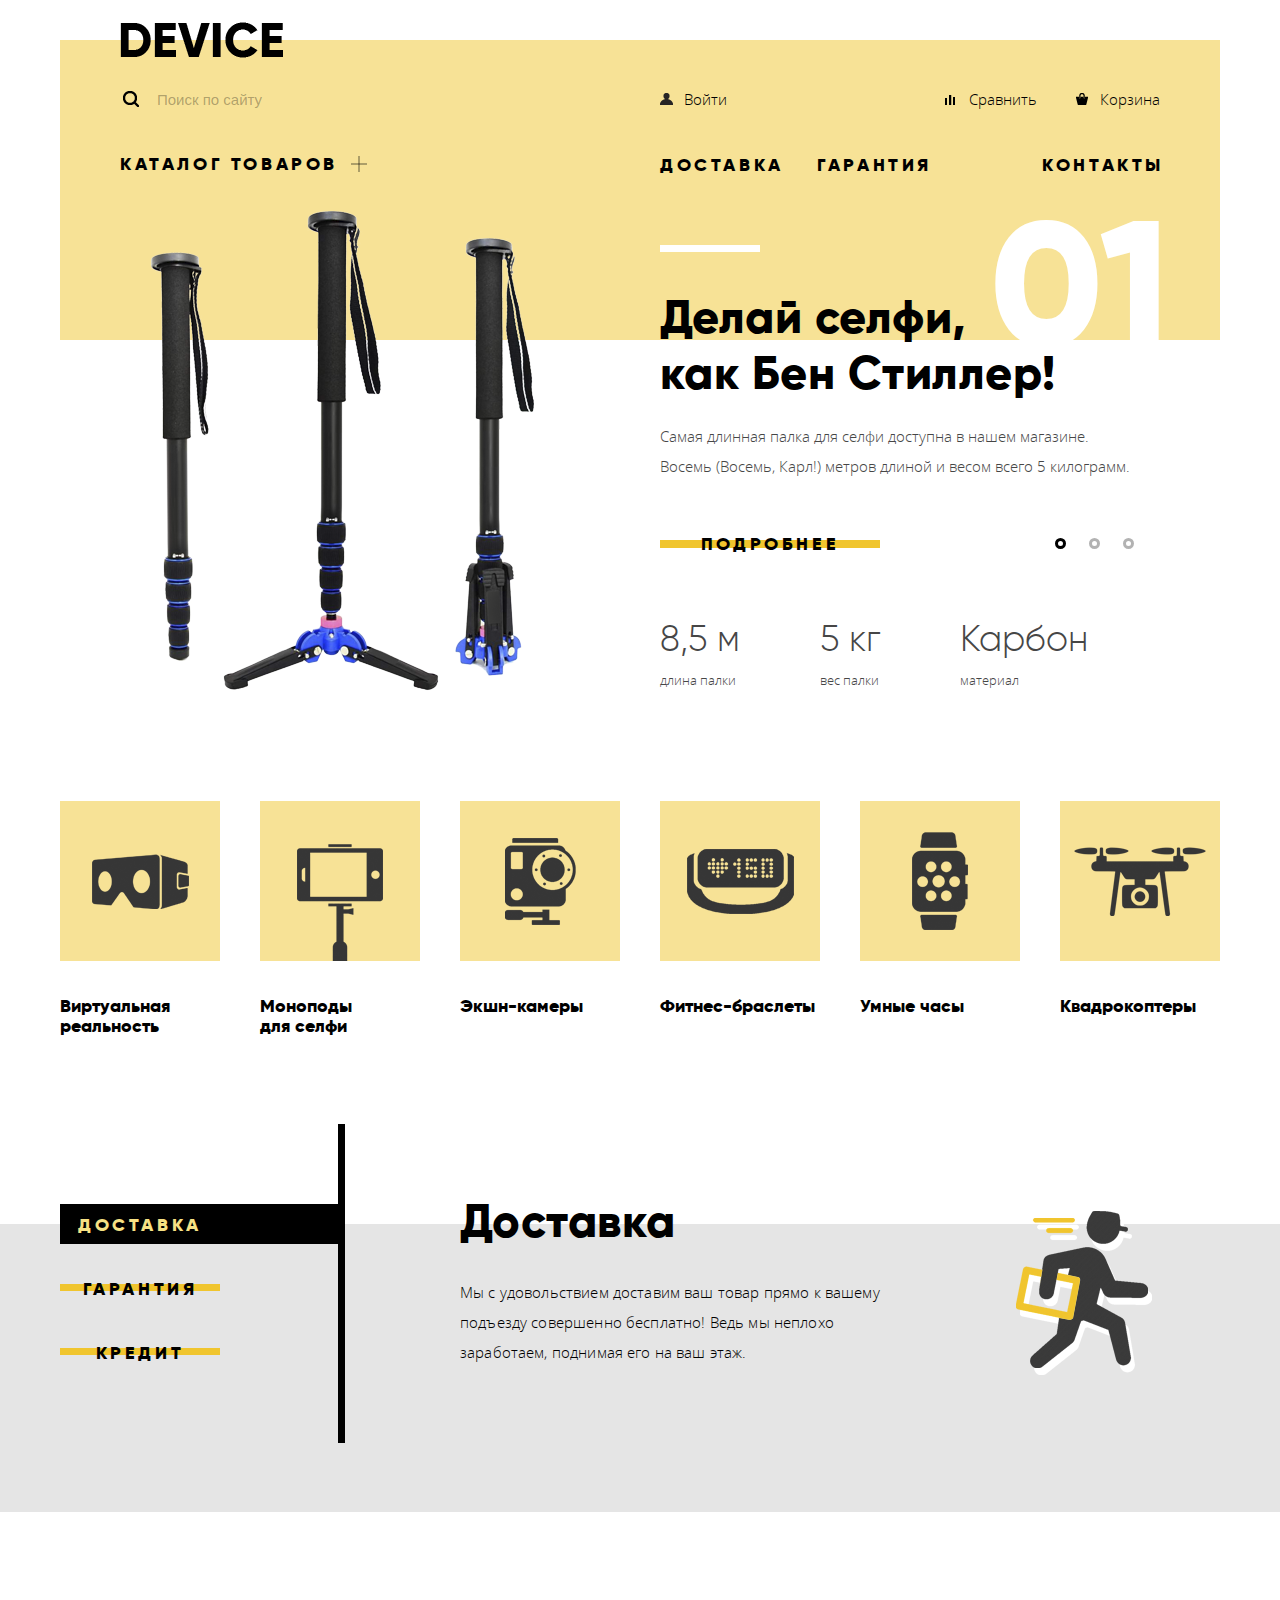
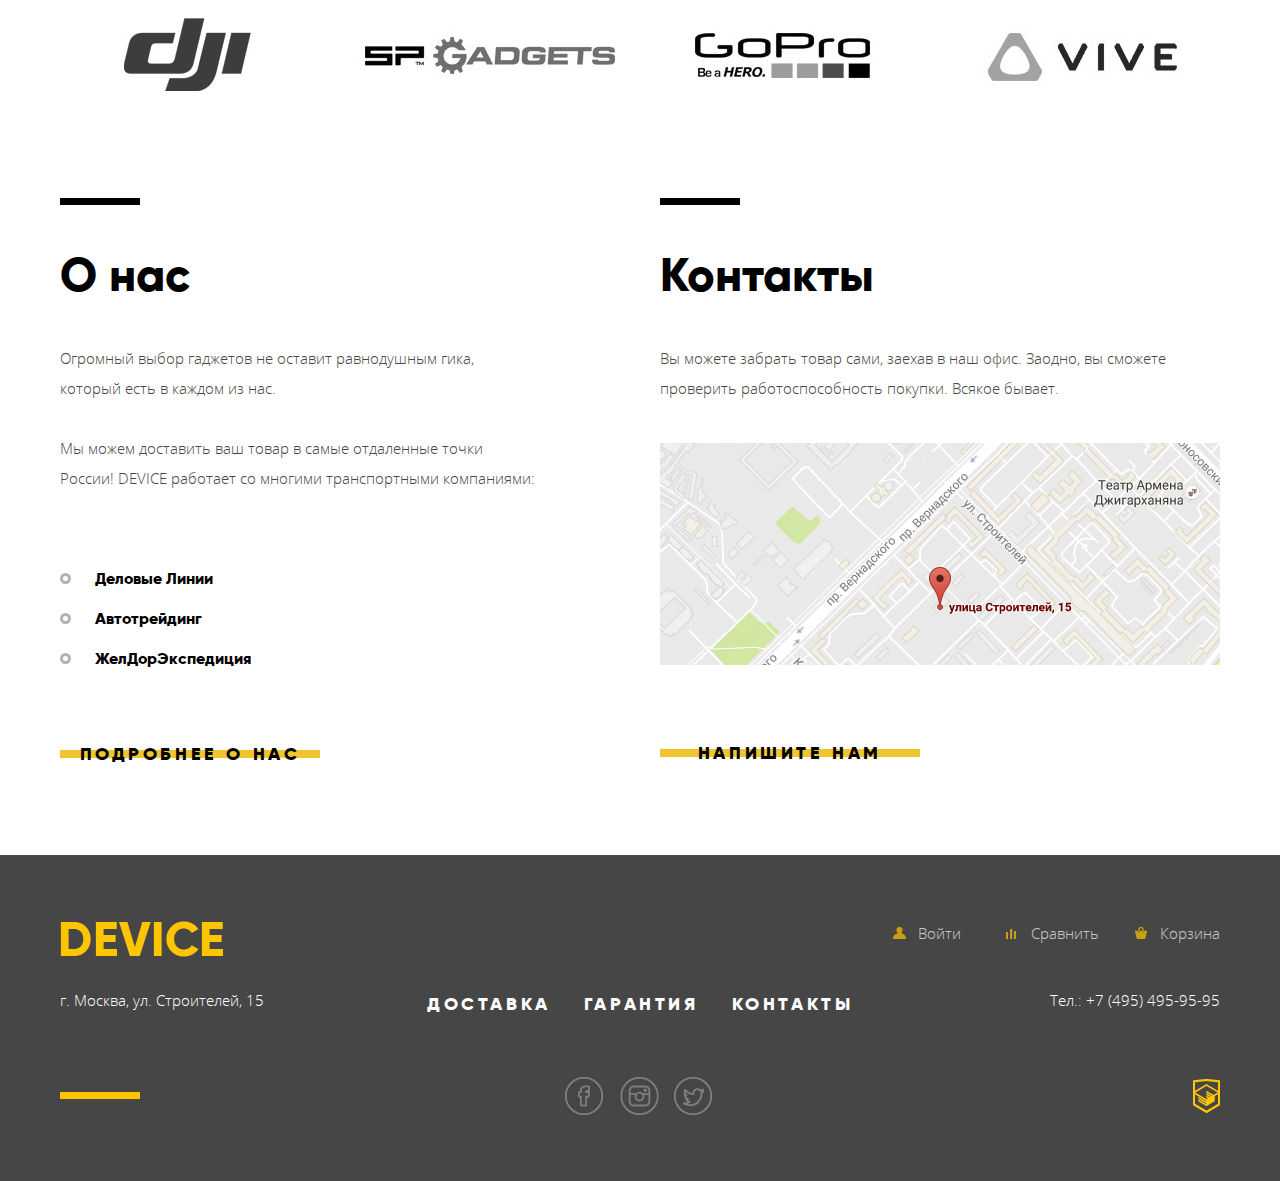
<file: index.html>
<!DOCTYPE html>
<html lang="ru">
<head>
	<meta charset="utf-8">
	<link rel="stylesheet" href="css/normalize.css">
	<link rel="stylesheet" href="css/style.min.css">
	<title>HTML Academy: Девайс</title>
</head>
<body>
	<div class="wrapper">
		<header class="header">
			<div class="header-wrapper">
				<div class="header-logo"><img src="img/device-logo.png" width="163" height="36" alt="Device"></div>
				<nav>
					<div class="top-section clearfix">
						<div class="header-input">
							<div class="main-search-wrapper clearfix">
								<form class="clearfix" action="https://echo.htmlacademy.ru" method="get">
									<input class="main-search" type="search" name="search" placeholder="Поиск по сайту">
									<input class="button-find" type="submit" name="submit" value="Найти">
								</form>
							</div>
							<a class="catalog" href="catalog.html">Каталог товаров</a>
						</div>
						<div class="header-cart">
							<div class="enter">
								<div class="user-box">
									<a href="#">Войти</a>
								</div>
								<div class="cart-box">
									<a href="#">Сравнить</a>
									<a href="#">Корзина</a>
								</div>
							</div>
							<div class="contacts">
								<div class="contacts-left">
									<a href="#">Доставка</a>
									<a href="#">Гарантия</a>
								</div>	
								<div class="contacts-right">
									<a href="#">Контакты</a>
								</div>
							</div>
						</div>
					</div>
				</nav>
			</div>
			<div class="bottom-section hidden clearfix">
				<ul>
					<li><a href="#">Виртуальная реальность</a></li>
					<li><a href="#">Моноподы для селфи</a></li>
					<li><a href="#">Экшн-камеры</a></li>
				</ul>
				<ul>
					<li><a href="#">Фитнес-браслеты</a></li>
					<li><a href="#">Умные часы</a></li>
				</ul>
				<ul>
					<li><a href="#">Квадрокоптеры</a></li>
				</ul>
			</div>
		</header>
		<section class="slider">
			<input type="radio" id="btn-1" name="toggle1" checked>
			<input type="radio" id="btn-2" name="toggle1">
			<input type="radio" id="btn-3" name="toggle1">
			<div class="slide" id="slide1">
				<div class="slider-img">
					<img src="img/slider-image.png" width="560" height="483" alt="Самая длинная палка для селфи">
				</div>
				<div class="slider-description">
					<span class="slider-number">01</span>
					<h2>Делай селфи,<br> как Бен Стиллер!</h2>
					<p>Самая длинная палка для селфи доступна в нашем магазине.<br>
						Восемь (Восемь, Карл!) метров длиной и весом всего 5 килограмм.
					</p>
					<div class="link-more link-more-slider"><a href="#">подробнее</a></div>
					<ul class="features">
						<li><b>8,5 м</b><p>длина палки</p></li>
						<li><b>5 кг</b><p>вес палки</p></li>
						<li><b>Карбон</b><p>материал</p></li>
					</ul>
				</div>
			</div>
			<div class="slide" id="slide2">
				<div class="slider-img">
					<img src="img/slider-image-2.png" width="560" height="496" alt="Браслет для похудения">
				</div>
				<div class="slider-description">
					<span class="slider-number">02</span>
					<h2>Худеем<br> правильно!</h2>
					<p>Мотивирующие фитнес-браслеты помогут найти в себе силы<br> не пропускать занятия и соблюдать диету.
					</p>
					<div class="link-more link-more-slider"><a href="#">подробнее</a></div>
					<ul class="features">
						<li><b>48 часов</b><p>Без подзарядки</p></li>
					</ul>
				</div>
			</div>
			<div class="slide" id="slide3">
				<div class="slider-img">
					<img src="img/slider-image-3.png" width="599" height="388" alt="Квадракоптер">
				</div>
				<div class="slider-description">
					<span class="slider-number">03</span>
					<h2>Порхает как бабочка,<br> жалит как пчела!</h2>
					<p>Этот обычный, на первый взгляд, квадрокоптер оснащен<br> мощным лазером, замаскированным под стандартную камеру.</p>
					<div class="link-more link-more-slider"><a href="#">подробнее</a></div>
					<ul class="features">
						<li><b>800 м</b><p>Дальность полета</p></li>
						<li><b>50 м</b><p>Радиус поражения</p></li>
					</ul>
				</div>
			</div>
			<div class="slider-controls">
				<label class="active-slider-control" for="btn-1"></label>
				<label for="btn-2"></label>
				<label for="btn-3"></label>
			</div>
		</section>
		<section class="popular">
			<ul class="popular-list">
				<li>
					<a class="popular-item" href="#">
						<div class="popular-link">
							<img src="img/popular1.png" width="97" height="55"  alt="Виртуальная реальность">
						</div>
						<p>Виртуальная<br>реальность</p>
					</a>
				</li>
				<li>
					<a class="popular-item" href="#">
						<div class="popular-link">
							<img src="img/popular2.png" width="86" height="117" alt="Моноподы для селфи">
						</div>
						<p>Моноподы</p> <p>для селфи</p>
					</a>
				</li>
				<li>
					<a class="popular-item" href="#">
						<div class="popular-link">
							<img src="img/popular3.png" width="71" height="87" alt="Экшн-камеры">
						</div>
						<p>Экшн-камеры</p>
					</a>
				</li>
				<li>
					<a class="popular-item" href="#">
						<div class="popular-link">
							<img src="img/popular4.png" width="107" height="65" alt="Фитнес-браслеты">
						</div>
						<p>Фитнес-браслеты</p>
					</a>
				</li>
				<li>
					<a class="popular-item" href="#">
						<div class="popular-link">
							<img src="img/popular5.png" width="56" height="98" alt="Умные часы">
						</div>
						<p>Умные часы</p>
					</a>
				</li>
				<li>
					<a class="popular-item" href="#">
						<div class="popular-link">
							<img src="img/popular6.png" width="132" height="69" alt="Квадрокоптеры">
						</div>
						<p>Квадрокоптеры</p>
					</a>
				</li>
			</ul>
		</section>
	</div>
	<section class="services-slider">
		<div class="services-background-box">
			<div class="services-wrapper clearfix">
				<input type="radio" id="btn-4" name="toggle" checked>
				<input type="radio" id="btn-5" name="toggle">
				<input type="radio" id="btn-6" name="toggle">
				<div class="services-list">
					<div><label class="services-link active-services-link" for="btn-4"><span>Доставка</span></label></div>
					<div><label class="services-link" for="btn-5"><span>Гарантия</span></label></div>
					<div><label class="services-link" for="btn-6"><span>Кредит</span></label></div>
				</div>
				<div class="services delivery-slide" id="delivery-slide1">
					<h2>Доставка</h2>
					<p>Мы с удовольствием доставим ваш товар прямо к вашему подъезду совершенно бесплатно! Ведь мы неплохо заработаем, поднимая его на ваш этаж.</p>	
				</div>
				<div class="services warranty-slide hidden" id="delivery-slide2">
					<h2>Гарантия</h2>
					<p>Если из-за возгарания купленного у нас товара у вас сгорит<br> дом — не переживайте, мы выдадим вам новый.<br> Товар, не дом, конечно же.</p>
				</div>
				<div class="services credit-slide hidden" id="delivery-slide3">
					<h2>Кредит</h2>
					<p>Залезть в долговую яму стало проще! Кредитные<br> консультанты подберут для вас наиболее выгодные<br> условия кредита. Выгодные для нашего банка, разумеется.</p>	
				</div>
			</div>
		</div>
	</section>
	<div class="wrapper">
		<ul class="brands-list clearfix">
			<li><a class="client-1" href="#"></a></li>
			<li><a class="client-2" href="#"></a></li>
			<li><a class="client-3" href="#"></a></li>
			<li><a class="client-4" href="#"></a></li>
		</ul>
		<section class="about clearfix">
			<div class="about-us">
				<h2>О нас</h2>
				<p>Огромный выбор гаджетов не оставит равнодушным гика, который есть в каждом из нас.</p>
				<p>Мы можем доставить ваш товар в самые отдаленные точки России! DEVICE работает со многими транспортными компаниями:</p>
				<ul class="about-list">
					<li>Деловые Линии</li>
					<li>Автотрейдинг</li>
					<li>ЖелДорЭкспедиция</li>
				</ul>
				<div class="link-more about-us-more"><a href="#">Подробнее о нас</a></div>
			</div>
			<div class="about-us">
				<h2>Контакты</h2>
				<p>Вы можете забрать товар сами, заехав в наш офис. Заодно, вы сможете проверить работоспособность покупки. Всякое бывает.</p>
				<a class="js-open-map" href="form.html"><img src="img/map.jpg" width="560" height="222" alt="Карта"></a>
				<div class="link-more about-us-more"><a class="js-open-write-us" href="form.html">Напишите нам</a></div>
			</div>
		</section>
	</div>
	<footer class="footer">
		<div class="footer-wrapper clearfix">
			<div class="footer-logo">
				<div class="footer-logo-img">
					<a><img src="img/device-logo-yellow.png" width="163" height="36" alt="Device"></a>
				</div>
				<p>г. Москва, ул. Строителей, 15</p>
			</div>
			<div class="footer-center">
				<ul class="footer-menu">
					<li><a href="#">Доставка</a></li>
					<li><a href="#">Гарантия</a></li>
					<li><a href="#">Контакты</a></li>
				</ul>
				<ul class="footer-social">
					<li><a href="https://facebook.com/htmlacademy"><img src="img/facebook.png" width="39" height="38" alt="facebook"></a></li>
					<li><a href="https://instagram.com/htmlacademy"><img src="img/insta.png" width="39" height="38" alt="instagram"></a></li>
					<li><a href="https://twitter.com/htmlacademy"><img src="img/twitter.png" width="38" height="38" alt="twitter"></a></li>
				</ul>
			</div>
			<div class="footer-phone">
				<ul class="clearfix">
					<li><a class="footer-enter-link" href="#">Войти</a></li>
					<li><a class="footer-compare-link" href="#">Сравнить</a></li>
					<li><a class="footer-cart-link" href="#">Корзина</a></li>
				</ul>
				<p>Тел.: +7 (495) 495-95-95</p>
				<a href="https://htmlacademy.ru/intensive/htmlcss"><img src="img/logo.png" width="27" height="34" alt="HTML Academy"></a>
			</div>
		</div>
	</footer>
	<div class="write-us">
		<form action="https://echo.htmlacademy.ru" method="get">
			<button class="modal-content-close" type="button" title="Закрыть">Закрыть</button>
			<div class="form-box">
				<div class="form-data-box">
					<label for="your-name">Ваше имя:</label>
					<input type="text" name="name" id="your-name" placeholder="Представьтесь, пожалуйста">
				</div>
				<div class="form-data-box">
					<label for="your-email">Ваш e-mail:</label>
					<input type="text" name="email" id="your-email" placeholder="Для отправки ответа">
				</div>
			</div>
			<label for="your-text">Текст письма:</label>
			<textarea name="text" placeholder="В свободной форме" id="your-text"></textarea>
			<div class="show-button-form"><input type="submit" name="submit" value="Отправить"></div>
		</form>
	</div>
	<div class="modal-content-map">
		<button class="modal-content-close modal-close-map" type="button" title="Закрыть">Закрыть</button>
		<iframe src="https://www.google.com/maps/embed?pb=!1m18!1m12!1m3!1d1998.6037999040354!2d30.322010416394033!3d59.938716271971415!2m3!1f0!2f0!3f0!3m2!1i1024!2i768!4f13.1!3m3!1m2!1s0x4696310fca5ba729%3A0xea9c53d4493c879f!2sBolshaya+Konyushennaya+ul.%2C+19%2C+Sankt-Peterburg%2C+Russia%2C+191186!5e0!3m2!1sen!2s!4v1441888483426" width="960" height="550"  class="border0" style="border:0" allowfullscreen></iframe>
		<div id="yandex-map"></div>
	</div>
	<script src="js/common.min.js"></script>
</body>
</html>
</file>
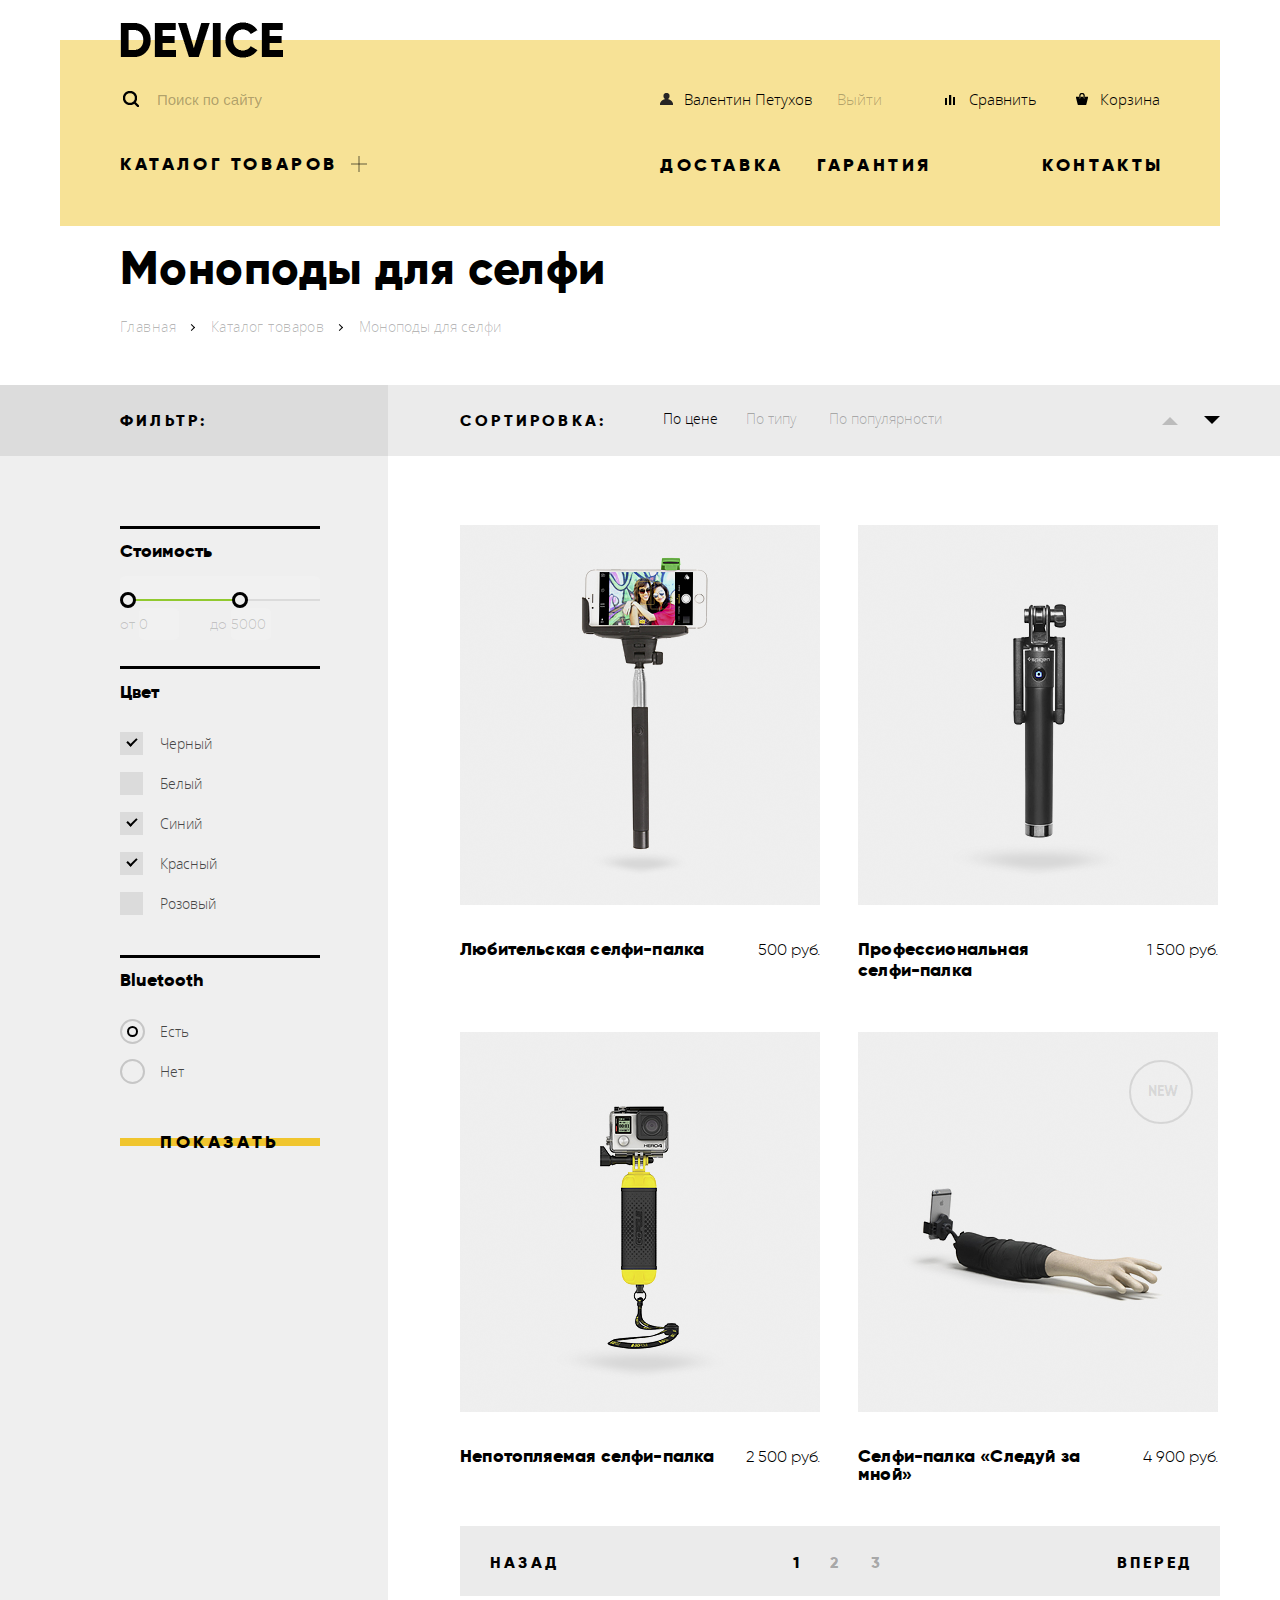
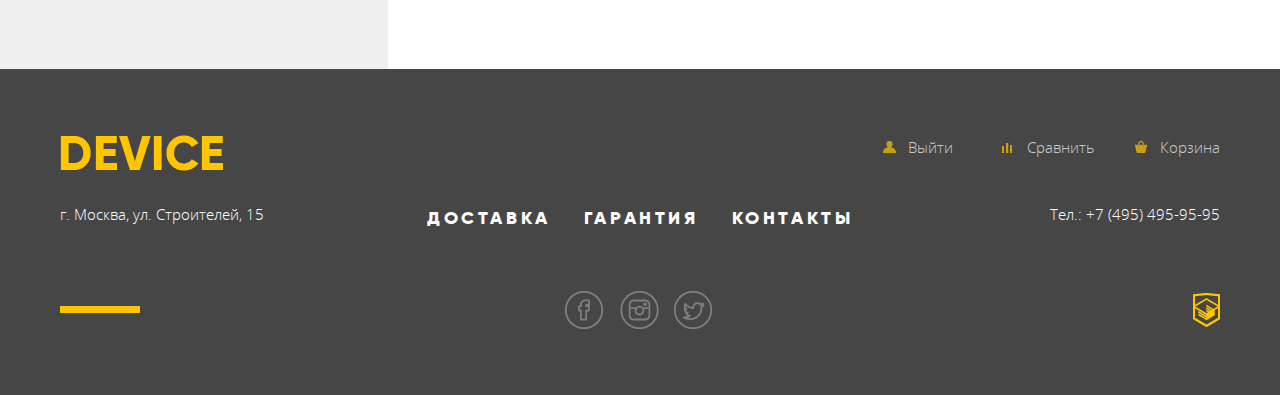
<file: catalog.html>
<!DOCTYPE html>
<html lang="ru">
<head>
	<meta charset="utf-8">
	<link rel="stylesheet" href="css/normalize.css">
	<link rel="stylesheet" href="css/style.min.css">
	<title>HTML Academy: Девайс</title>
</head>
<body>
	<div class="wrapper">
		<header class="header header-catalog">
			<div class="header-wrapper">
				<div class="header-logo"><a href="index.html"><img src="img/device-logo.png" width="163" height="36" alt="Device"></a></div>
				<nav>
					<div class="top-section clearfix">
						<div class="header-input">
							<div class="main-search-wrapper clearfix">
								<form class="clearfix" action="https://echo.htmlacademy.ru" method="get">
									<input class="main-search" type="search" name="search" placeholder="Поиск по сайту">
									<input class="button-find" type="submit" name="submit" value="Найти">
								</form>
							</div>
							<a class="catalog" href="catalog.html">Каталог товаров</a>
						</div>
						<div class="header-cart">
							<div class="enter">
								<div class="user-box">
									<a href="#">Валентин Петухов</a>
									<a class="out" href="#">Выйти</a>
								</div>
								<div class="cart-box">
									<a href="#">Сравнить</a>
									<a href="#">Корзина</a>
								</div>
							</div>
							<div class="contacts">
								<div class="contacts-left">
									<a href="#">Доставка</a>
									<a href="#">Гарантия</a>
								</div>	
								<div class="contacts-right">
									<a href="#">Контакты</a>
								</div>
							</div>
						</div>
					</div>
				</nav>
			</div>
			<div class="bottom-section hidden clearfix">
				<ul>
					<li><a href="#">Виртуальная реальность</a></li>
					<li><a href="#">Моноподы для селфи</a></li>
					<li><a href="#">Экшн-камеры</a></li>
				</ul>
				<ul>
					<li><a href="#">Фитнес-браслеты</a></li>
					<li><a href="#">Умные часы</a></li>
				</ul>
				<ul>
					<li><a href="#">Квадрокоптеры</a></li>
				</ul>
			</div>
		</header>
	</div>
	<main>
		<div class="wrapper">
			<div class="main-head">
				<h1 class="h1">Моноподы для селфи</h1>
				<ul class="breadcrumbs clearfix">
					<li><a href="#">Главная</a></li>
					<li><a href="#">Каталог товаров</a></li>
					<li>Моноподы для селфи</li>
				</ul>
			</div>
		</div>
		<div class="main-container">
			<div class="wrapper">
				<div class="container">
					<aside class="aside">
						<div class="filter"><b>Фильтр:</b></div>
						<form class="filter-form" action="https://echo.htmlacademy.ru" method="get">
							<div class="cost-filter">
								<fieldset> 
									<legend>Стоимость</legend>
									<div class="range-controls">
										<div class="scale">
											<div class="bar"></div>
										</div>
										<div class="toggle toggle-min" tabindex="0"></div>
										<div class="toggle toggle-max" tabindex="0"></div>
									</div>
									<div class="price-controls">
										<label class="min-price">от <input name="min-price" type="text" value="0"></label>
										<label class="max-price">до <input name="max-price" type="text" value="5000"></label>
									</div>
								</fieldset>
							</div> 
							<fieldset>
								<legend>Цвет</legend>
								<ul>
									<li><input class="input-color-filter" type="checkbox" name="black" value="val1" id="check1" checked><label for="check1">Черный</label></li>
									<li><input class="input-color-filter" type="checkbox" name="white" value="val2" id="check2"><label for="check2">Белый</label></li>
									<li><input class="input-color-filter" type="checkbox" name="blue" value="val3" id="check3" checked><label for="check3">Синий</label></li>
									<li><input class="input-color-filter" type="checkbox" name="red" value="val4" id="check4" checked><label for="check4">Красный</label></li>
									<li><input class="input-color-filter" type="checkbox" name="pink" value="val5" id="check5"><label for="check5">Розовый</label></li>
								</ul>
							</fieldset>
							<fieldset>
								<legend>Bluetooth</legend>
								<ul>
									<li><input class="input-bluetooth-selection" type="radio" name="bluetooth" id="yes" checked><label for="yes">Есть</label></li>
									<li><input class="input-bluetooth-selection" type="radio" name="bluetooth" id="no"><label for="no">Нет</label></li>
								</ul>
							</fieldset>
							<div class="show-button-form"><input type="submit" name="result" value="Показать"></div>
						</form>
					</aside>
					<div class="goods">
						<div class="goods-sort clearfix">
							<div class="sort"><b>Сортировка:</b></div>
							<ul class="sort-options">
								<li class="sort-active-link"><a href="#">По цене</a></li>
								<li><a href="#">По типу</a></li>
								<li><a href="#">По популярности</a></li>
							</ul>
							<div class="sort-icons">
								<a href="#"></a>
								<a class="active" href="#"></a>
							</div>
						</div>
						<div class="goods-wrapper clearfix">
							<div class="good-item">
								<div class="good-img">
									<img src="img/item-img1.png" width="360" height="380" alt="Любительская селфи-палка">
									<div class="link-more link-to-cart"><a href="#">В корзину</a></div>
									<a class="add-to-compare" href="#">Добавить к сравнению</a>
								</div>
								<div class="good-description clearfix">
									<span>500 руб.</span>
									<div>
										<h2><a href="#">Любительская селфи-палка</a></h2>
									</div>
								</div>
							</div>
							<div class="good-item">
								<div class="good-img">
									<img src="img/item-img2.png" width="360" height="380" alt="Профессиональная селфи-палка">
									<div class="link-more link-to-cart"><a href="#">В корзину</a></div>
									<a class="add-to-compare" href="#">Добавить к сравнению</a>
								</div>
								<div class="good-description clearfix">
									<span>1 500 руб.</span>
									<div>
										<h2><a href="#">Профессиональная</a></h2> <h2><a href="#">селфи-палка</a></h2>
									</div>
								</div>
							</div>
							<div class="good-item">
								<div class="good-img">
									<img src="img/item-img3.png" width="360" height="380" alt="Непотопляемая селфи-палка">
									<div class="link-more link-to-cart"><a href="#">В корзину</a></div>
									<a class="add-to-compare" href="#">Добавить к сравнению</a>
								</div>
								<div class="good-description clearfix">
									<span>2 500 руб.</span>
									<div>
										<h2><a href="#">Непотопляемая селфи-палка</a></h2>
									</div>
								</div>
							</div>
							<div class="good-item">
								<div class="good-img new">
									<img src="img/item-img4.png" width="360" height="380" alt="Селфи-палка Следуй за мной">
									<div class="link-more link-to-cart"><a href="#">В корзину</a></div>
									<a class="add-to-compare" href="#">Добавить к сравнению</a>
								</div>
								<div class="good-description clearfix">
									<span>4 900 руб.</span>
									<div>
										<h2><a href="#">Селфи-палка &laquo;Следуй за мной&raquo;</a></h2>
									</div>
								</div>
							</div>
						</div>
						<ul class="pager">
							<li><a class="back" href="#">Назад</a></li>
							<li><a class="now" href="#">1</a></li>
							<li><a href="#">2</a></li>
							<li><a href="#">3</a></li>
							<li><a class="forward" href="#">Вперед</a></li>
						</ul>
					</div>
				</div>
			</div>
		</div>
	</main>
	<footer class="footer footer-catalog">
		<div class="footer-wrapper clearfix">
			<div class="footer-logo">
				<div class="footer-logo-img">
					<a href="index.html"><img src="img/device-logo-yellow.png" width="163" height="36" alt="Device"></a>
				</div>
				<p>г. Москва, ул. Строителей, 15</p>
			</div>
			<div class="footer-center">
				<ul class="footer-menu">
					<li><a href="#">Доставка</a></li>
					<li><a href="#">Гарантия</a></li>
					<li><a href="#">Контакты</a></li>
				</ul>
				<ul class="footer-social">
					<li><a href="https://facebook.com/htmlacademy"><img src="img/facebook.png" width="39" height="38" alt="facebook"></a></li>
					<li><a href="https://instagram.com/htmlacademy"><img src="img/insta.png" width="39" height="38" alt="instagram"></a></li>
					<li><a href="https://twitter.com/htmlacademy"><img src="img/twitter.png" width="38" height="38" alt="twitter"></a></li>
				</ul>
			</div>
			<div class="footer-phone">
				<ul>
					<li><a class="footer-enter-link" href="#">Выйти</a></li>
					<li><a class="footer-compare-link" href="#">Сравнить</a></li>
					<li><a class="footer-cart-link" href="#">Корзина</a></li>
				</ul>
				<p>Тел.: +7 (495) 495-95-95</p>
				<a href="https://htmlacademy.ru/intensive/htmlcss"><img src="img/logo.png" width="27" height="34" alt="HTML Academy"></a>
			</div>
		</div>
	</footer>
</body>
</html>
</file>
<file: css/style.min.css>
@font-face{font-family:'Gilroy';font-weight:400;font-style:normal;src:url(../fonts/gilroylight.woff) format("woff"),url(../fonts/gilroylight.woff2) format("woff2")}@font-face{font-family:'Gilroy';font-weight:700;font-style:normal;src:url(../fonts/gilroyextrabold.woff) format("woff"),url(../fonts/gilroyextrabold.woff2) format("woff2")}@font-face{font-family:'Open Sans';font-weight:400;font-style:normal;src:url(../fonts/opensans.woff2) format("woff2")}@font-face{font-family:'Open Sans';font-weight:lighter;font-style:normal;src:url(../fonts/opensanslight.woff2) format("woff2")}body{position:relative;padding-top:40px;font-family:'Open Sans',arial,sans-serif;font-size:15px;font-weight:400;line-height:30px;color:#464646}img{max-width:100%;height:auto}.clearfix{display:table;clear:both;content:''}.hidden{display:none}.sprite{display:block;background-image:url(spritesheet.png);background-repeat:no-repeat}.sprite-cart-icon{width:12px;height:12px;background-position:-10px -10px}.sprite-cart-yellow{width:12px;height:12px;background-position:-10px -42px}.sprite-compare-icon{width:10px;height:10px;background-position:-10px -74px}.sprite-compare-yellow{width:10px;height:10px;background-position:-10px -104px}.sprite-facebook{width:39px;height:38px;background-position:-10px -134px}.sprite-insta{width:39px;height:38px;background-position:-10px -192px}.sprite-logo{width:27px;height:34px;background-position:-10px -250px}.sprite-plus{width:16px;height:16px;background-position:-10px -304px}.sprite-round{width:10px;height:10px;background-position:-10px -340px}.sprite-search-icon{width:16px;height:16px;background-position:-10px -370px}.sprite-twitter{width:38px;height:38px;background-position:-10px -406px}.sprite-user-icon{width:13px;height:12px;background-position:-10px -464px}.sprite-user-yellow{width:13px;height:12px;background-position:-10px -496px}.header{position:relative;width:1160px;min-height:300px;color:#000;background-color:#f7e296}.header.header-catalog{min-height:186px}.header.header-catalog nav{min-height:151px}.header nav{position:relative;min-height:265px}.header-wrapper{position:relative;width:1040px;margin:0 auto;padding-top:35px}.header a{color:#000;text-decoration:none}.header-logo{position:absolute;top:-18px;left:0;margin:0;padding:0}.header-logo a:hover{opacity:.6}.header-logo a:focus{opacity:.3}.top-section{width:1040px;margin-bottom:20px}.header-input{width:535px;padding:0;float:left}.main-search-wrapper{position:relative;box-sizing:border-box;width:445px;margin-bottom:25px}.main-search{box-sizing:border-box;min-width:356px;min-height:49px;padding-left:37px;float:left;font-size:15px;line-height:36px;border:none;background-color:transparent}.main-search:hover{cursor:pointer}.main-search::-webkit-input-placeholder{color:rgba(0,0,0,0.3)}.main-search:-ms-input-placeholder{color:rgba(0,0,0,0.3)}.main-search::placeholder{color:rgba(0,0,0,0.3)}.main-search:hover::-webkit-input-placeholder{color:rgba(0,0,0,0.6)}.main-search:hover:-ms-input-placeholder{color:rgba(0,0,0,0.6)}.main-search:hover::placeholder{color:rgba(0,0,0,0.6)}.main-search:focus::-webkit-input-placeholder{color:rgba(0,0,0)}.main-search:focus:-ms-input-placeholder{color:rgba(0,0,0)}.main-search:focus::placeholder{color:rgba(0,0,0)}.main-search-wrapper::before{position:absolute;bottom:17px;left:3px;width:16px;height:16px;display:block;background-image:url(../img/sprite.png);background-repeat:no-repeat;background-position:-10px -370px;content:''}.button-find{width:85px;min-height:49px;visibility:hidden;float:right;color:#000;border:none;background-color:transparent;cursor:pointer}.main-search:focus{border-bottom:2px solid #000;outline:none}.main-search:focus + .button-find{visibility:visible;border:2px solid #000}.button-find:hover{display:block;color:#fff;background-color:#000;cursor:pointer}.button-find:active{visibility:visible;color:rgba(255,255,255,0.3)}.catalog{position:relative;width:247px;margin:0;padding:0;display:block;font-family:Gilroy,Arial,sans-serif;font-size:18px;font-weight:700;cursor:pointer;text-decoration:none;letter-spacing:.2em;text-transform:uppercase}.catalog::before,.catalog::after{position:absolute;top:14px;right:0;width:16px;height:2px;opacity:.3;background-color:#000;content:''}.catalog::before{-webkit-transform:rotate(90deg);transform:rotate(90deg)}.header-cart{float:right}.enter{width:500px;margin-top:6px;margin-bottom:33px;display:-webkit-box;display:-ms-flexbox;display:flex;font-size:15px;line-height:36px;-webkit-box-pack:justify;-ms-flex-pack:justify;justify-content:space-between}.user-box{width:222px;display:-webkit-box;display:-ms-flexbox;display:flex;-webkit-box-pack:justify;-ms-flex-pack:justify;justify-content:space-between}.user-box a{display:block;color:#000}.cart-box{width:215px;display:-webkit-box;display:-ms-flexbox;display:flex;-webkit-box-pack:justify;-ms-flex-pack:justify;justify-content:space-between}.enter a{position:relative;padding-left:24px;display:block}.header a:hover{opacity:.6}.header a:focus{opacity:.3}.user-box .out{color:rgba(0,0,0,0.3)}.user-box a:first-child::before{position:absolute;top:12px;left:0;width:13px;height:14px;background-image:url(../img/sprite.png);background-repeat:no-repeat;background-position:-10px -464px;content:''}.cart-box a:first-child::before{position:absolute;top:12px;left:0;width:12px;height:12px;background-image:url(../img/sprite.png);background-repeat:no-repeat;background-position:-10px -72px;content:''}.cart-box a:last-child::before{position:absolute;top:12px;left:0;width:12px;height:12px;background-image:url(../img/sprite.png);background-repeat:no-repeat;background-position:-10px -10px;content:''}.contacts{display:-webkit-box;display:-ms-flexbox;display:flex;-webkit-box-pack:justify;-ms-flex-pack:justify;justify-content:space-between}.contacts a{display:block;font-family:Gilroy,Arial,sans-serif;font-size:18px;font-weight:700;text-decoration:none;letter-spacing:.2em;text-transform:uppercase}.contacts-left{width:272px;display:-webkit-box;display:-ms-flexbox;display:flex;-webkit-box-pack:justify;-ms-flex-pack:justify;justify-content:space-between}.contacts-right a{margin-right:-4px}.bottom-section{position:absolute;z-index:200;top:162px;left:0;-webkit-box-sizing:border-box;box-sizing:border-box;width:1160px;background-color:#f7e296;padding:0 60px 30px}.bottom-section a{color:#000}.bottom-section ul{width:200px;margin:0;padding:0;float:left;list-style:none}.bottom-section ul:first-child{margin-right:40px}.bottom-section li{margin-bottom:6px;list-style:none}.bottom-section a{display:block}.slider{position:relative;width:1160px;min-height:550px;font:inherit;line-height:30px;color:#000;color:#464646;margin:-130px auto 41px}.slider > input[type='radio']{display:none}.slider a{color:#000}.slide{width:1160px;min-height:550px;margin:0 auto;display:-webkit-box;display:-ms-flexbox;display:flex;-webkit-box-pack:justify;-ms-flex-pack:justify;justify-content:space-between}#btn-1:checked ~ #slide1,#btn-2:checked ~ #slide2,#btn-3:checked ~ #slide3{display:-webkit-box;display:-ms-flexbox;display:flex}.slide{display:none}.slider-img{width:560px;margin-right:40px;text-align:center}.slider-description{position:relative;width:560px;font:inherit;line-height:inherit;color:inherit}.slider-description::before{position:absolute;top:35px;left:0;width:100px;height:7px;background-color:#fff;content:''}.slider-description h2{position:relative;z-index:2;margin:0;margin-top:79px;margin-bottom:20px;font-family:Gilroy,arial,sans-serif;font-size:47px;font-weight:700;line-height:56px;color:#000;letter-spacing:.01em}.slider-number{position:absolute;z-index:1;top:60px;right:49px;font-family:Gilroy,arial,sans-serif;font-size:179.2px;font-weight:700;color:#fff}.slider-description > p{margin-bottom:42px;padding-right:20px;font-family:inherit;font-size:inherit;font-weight:inherit}.link-more{margin-bottom:50px}.link-more-slider{width:220px}.link-more a{position:relative;z-index:10;width:220px;padding-top:6px;padding-bottom:4px;display:block;font-family:Gilroy,arial,sans-serif;font-size:18px;font-weight:700;text-align:center;text-decoration:none;letter-spacing:.2em;text-transform:uppercase}.link-more::after{position:relative;z-index:1;top:-23px;display:block;border-bottom:8px solid #f0c52e;content:''}.link-more a:hover{background-color:#f0c52e}.link-more a:focus{color:rgba(0,0,0,0.3);background-color:#f0c52e}.slider-controls{position:absolute;top:328px;right:67px}.slider-controls label{width:5px;height:5px;margin-right:19px;display:inline-block;border:3px solid rgba(0,0,0,0.3);border-radius:50%;background-color:transparent;cursor:pointer;vertical-align:top}label.active-slider-control,.slider-controls .active-slider-control:hover{border-color:#000}.slider-controls label:hover{border-color:rgba(0,0,0,0.4)}.slider-controls label:active{border-color:#000}.features{min-width:400px;margin:0;padding:0;list-style:none}.features li{width:160px;margin-right:-4px;display:inline-block;vertical-align:top}.features li:nth-child(2){width:140px}.features b{font-family:Gilroy,arial,sans-serif;font-size:36px;font-weight:400;line-height:37px}.features p{margin-top:10px;margin-bottom:0;font-family:inherit;font-size:13px;line-height:20px}.main-container{position:relative;width:100%;background-image:-webkit-gradient(linear,left top,right top,color-stop(50%,#efefef),color-stop(50%,#fff));background-image:linear-gradient(to right,#efefef 50%,#fff 50%)}.main-container::before{position:absolute;top:0;width:100%;height:71px;opacity:.078;background-color:#000;content:''}.container{-webkit-box-sizing:border-box;box-sizing:border-box;width:1160px;margin:0 auto;display:-webkit-box;display:-ms-flexbox;display:flex;background-color:#fff;-webkit-box-pack:justify;-ms-flex-pack:justify;justify-content:space-between}.aside{-webkit-box-sizing:content-box;box-sizing:content-box;width:268px;padding-left:60px;overflow:hidden;background-color:#efefef}.aside legend{margin-bottom:30px;padding:0;font-family:Gilroy,arial,sans-serif;font-size:18px;font-weight:700;color:#000}.aside ul{margin:0;padding:0;list-style:none}.filter-form{width:200px}.filter-form fieldset{width:200px;margin:0;margin-bottom:20px;padding:0;border:none}.filter-form fieldset:nth-child(2){margin-top:6px;margin-bottom:7px;padding-bottom:31px;border-bottom:3px solid #000}.filter-form legend{margin-bottom:17px}.filter,.sort{padding-top:20px;padding-bottom:20px}.filter b,.sort b{font-family:Gilroy,arial,sans-serif;font-size:16px;font-weight:700;font-weight:800;color:#000;letter-spacing:.2em;text-transform:uppercase}.cost{border-top:2px solid #000;border-bottom:2px solid #000}.cost-filter{width:200px;margin-top:70px;margin-bottom:8px;padding-top:7px;padding-bottom:6px;font-family:Gilroy,arial,sans-serif;border-top:3px solid #000;border-bottom:3px solid #000}.cost-filter legend{margin-bottom:10px}.range-controls{position:relative;margin-bottom:7px;padding-top:23px;padding-right:0;padding-left:15px;border-radius:5px;background:#f1f1f1}.range-controls .scale{height:2px;background:#dbdbdb}.bar{width:100%;height:2px;background:#91c92f}.range-controls .bar{width:60%;margin-left:0}.range-controls .toggle{position:absolute;top:16px;left:0;width:10px;height:10px;border:3px solid #000;border-radius:50%;outline:none;background:#eee;cursor:pointer}.range-controls .toggle:active{border:3px solid #fff;outline:none;background:#7eae29}.range-controls .toggle-min{left:0}.range-controls .toggle-max{left:112px}.price-controls{padding:0;font-size:0}.price-controls label{width:90px;display:inline-block;font-family:Gilroy,arial,sans-serif;font-size:14px;font-weight:400;color:rgba(0,0,0,0.2);vertical-align:top}.price-controls input{width:40px;margin-left:0;padding:8px 0;font-family:Gilroy,arial,sans-serif;font-size:14px;font-weight:400;color:rgba(0,0,0,0.2);border:none;border-radius:5px;background:#f1f1f1;text-align:left}.input-color-filter,.input-bluetooth-selection{display:none}.input-color-filter + label,.input-bluetooth-selection + label{position:relative;margin-bottom:0;padding-left:40px;display:block;font-family:'Open Sans',arial,sans-serif;font-size:14px;font-weight:400;line-height:40px;cursor:pointer}.input-color-filter + label::before{position:absolute;top:8px;left:0;width:23px;height:23px;display:block;background-color:#dbdbdb;content:''}.input-color-filter:checked + label::after{position:absolute;top:14px;left:7px;width:8px;height:4px;border:2px solid #000;border-top:none;border-right:none;background-color:transparent;content:'';-webkit-transform:rotate(-45deg);transform:rotate(-45deg)}.input-color-filter:checked + label::before{background-color:#dbdbdb}.input-color-filter:checked + label:active::after{display:none}.input-color-filter:checked + label:active::before{background-color:#c4c4c4}.input-color-filter:checked + label:hover::before{background-color:#cecece}.input-color-filter + label:hover::before{background-color:#cecece}.input-color-filter + label:active::before{background-color:#c4c4c4}.input-color-filter + label:active::after{position:absolute;top:6px;left:7px;width:8px;height:4px;border:2px solid #000;border-top:none;border-right:none;background-color:transparent;content:'';-webkit-transform:rotate(-45deg);transform:rotate(-45deg)}.input-bluetooth-selection + label{margin-bottom:0}.input-bluetooth-selection + label::before{position:absolute;top:7px;left:0;width:21px;height:21px;display:block;border:2px solid #c6c6c6;border-radius:50%;background-color:transparent;content:''}.input-bluetooth-selection:hover + label::before{border-color:#bcbcbc}.input-bluetooth-selection + label:active::before{border-color:#acacac}.input-bluetooth-selection + label:active::after{position:absolute;top:14px;left:7px;width:7px;height:7px;border:2px solid #000;border-radius:50%;content:''}.input-bluetooth-selection:checked + label::after{position:absolute;top:14px;left:7px;width:7px;height:7px;border:2px solid #000;border-radius:50%;content:''}.input-bluetooth-selection:checked + label:active::after{display:none}.show-button-form input{position:relative;z-index:10;width:200px;height:40px;margin-top:30px;display:block;font-family:Gilroy,arial,sans-serif;font-size:18px;font-weight:700;border:none;outline:none;background-color:transparent;cursor:pointer;text-align:center;text-decoration:none;letter-spacing:.2em;text-transform:uppercase}.show-button-form::after{position:relative;z-index:1;top:-24px;width:200px;display:block;border-bottom:8px solid #f0c52e;content:''}.show-button-form input:hover{background-color:#f0c52e}.show-button-form input:focus{color:rgba(0,0,0,0.3);background-color:#f0c52e}.goods{width:760px;margin-bottom:58px}.goods-wrapper{width:760px}.goods a{color:#000}.goods-sort{position:relative;width:760px;margin-bottom:69px;background-color:#ebebeb}.sort-icons{margin-top:18px;float:right}.sort-icons a{position:relative;width:20px;height:35px;display:inline-block;vertical-align:top}.sort-icons a:first-child::before{position:absolute;top:6px;right:18px;width:0;height:0;display:block;border:8px solid rgba(0,0,0,0.2);border-top-color:transparent;border-right-color:transparent;border-left-color:transparent;content:'';cursor:pointer}.sort-icons a:last-child::before{position:absolute;top:13px;right:0;width:0;height:0;border:8px solid rgba(0,0,0,0.2);border-right-color:transparent;border-bottom-color:transparent;border-left-color:transparent;content:''}.sort-icons a:first-child:hover::before{border-bottom-color:rgba(0,0,0,0.4)}.sort-icons a:first-child:focus::before{border-bottom-color:#000}.sort-icons a:first-child.active:before{border-bottom-color:#000}.sort-icons a:last-child:hover::before{border-top-color:rgba(0,0,0,0.4)}.sort-icons a:last-child:focus::before{border-top-color:#000}.sort-icons a:last-child.active:before{border-top-color:#000}.sort{padding-top:20px;padding-bottom:20px;float:left;font-size:16px;font-weight:800;text-transform:uppercase}.sort-options{margin-top:25px;margin-left:17px;float:left;font-family:'Open Sans',arial,sans-serif;font-size:14px;font-weight:400;line-height:18px;color:rgba(0,0,0,0.3)}.sort-options li{margin-right:24px;display:inline-block;vertical-align:top}.sort-options li:nth-child(2){margin-right:29px}.sort-options a{color:rgba(0,0,0,0.3);cursor:pointer;text-decoration:none}.sort-options a:hover{color:rgba(0,0,0,0.6)}.sort-options a:focus{color:rgba(0,0,0,1)}.sort-active-link a{color:#000}.sort-active-link a:hover{color:#000}.good-item{position:relative;width:360px;margin-right:38px;margin-bottom:37px;float:left}.good-item:nth-child(2n+2){margin-right:0}.good-item:nth-last-child(2),.good-item:last-child{margin-bottom:27px}.link-to-cart{position:absolute;top:175px;left:81px;display:none}.add-to-compare{position:absolute;top:232px;left:109px;display:none;font-family:'Open Sans',arial,sans-serif;font-size:13px;font-weight:400;line-height:36px;color:rgba(0,0,0,0.5);text-decoration:none}.add-to-compare:hover{color:rgba(0,0,0,1)}.add-to-compare:focus{color:rgba(0,0,0,0.2)}.good-img{position:relative;margin-bottom:26px}.good-img:hover .link-to-cart,.good-img:hover .add-to-compare{display:block}.good-img:hover img{opacity:.7;cursor:pointer}.good-img.new::after{position:absolute;top:28px;right:25px;width:60px;height:60px;border:2px solid rgba(0,0,0,0.1);border-radius:50%;background-color:transparent;content:''}.good-img.new::before{position:absolute;top:45px;right:40px;font-family:Gilroy,arial,sans-serif;font-size:14px;font-weight:700;color:rgba(0,0,0,0.1);content:'new';text-transform:uppercase}.good-description{width:360px;margin-bottom:13px}.good-description div{width:260px}.good-description h2{width:260px;margin:0;margin-bottom:3px;float:left;font-family:Gilroy,arial,sans-serif;font-size:18px;font-weight:700;line-height:18px;letter-spacing:.01em}.good-description a{text-decoration:none}.good-description span{margin-top:2px;float:right;font-family:Gilroy,arial,sans-serif;font-size:16px;font-weight:400;line-height:15px;color:#000}.pager{width:100%;margin-top:0;padding-left:0;overflow:hidden;background-color:#ebebeb;text-align:center}.pager li{margin-left:24px;display:inline-block;vertical-align:top}.pager li:first-child{margin-left:0;float:left}.pager li:last-child{float:right}.pager .back{padding-right:30px;padding-left:30px}.pager .forward{padding-right:28px;padding-left:30px}.pager a{padding-top:22px;padding-bottom:18px;display:block;font-family:Gilroy,arial,sans-serif;font-size:16px;font-weight:700;color:rgba(0,0,0,0.3);text-decoration:none;letter-spacing:.2em;text-transform:uppercase}.pager a:hover{color:rgba(0,0,0,0.6)}.pager a:focus{color:rgba(0,0,0,1)}.back,.forward{padding:20px;display:block}.pager .back:hover,.pager .forward:hover{color:#000;background-color:#d9d9d9}.pager .back:focus,.pager .forward:focus{color:rgba(0,0,0,0.3);background-color:#d9d9d9}.pager .back,.pager .forward,.pager .now{color:#000}.wrapper{-webkit-box-sizing:border-box;box-sizing:border-box;width:1200px;margin:0 auto;padding-right:20px;padding-left:20px}.main-head{width:1040px;margin:0 auto;margin-bottom:40px;padding-top:2px;padding-bottom:0}.main-head h1{margin-top:25px;margin-bottom:26px;font-family:Gilroy,arial,sans-serif;font-size:47px;font-weight:700;color:#000;letter-spacing:.01em}.breadcrumbs{margin:0;padding:0;color:rgba(0,0,0,0.3)}.breadcrumbs li{position:relative;margin-right:35px;display:inline-block;font-family:'Open Sans',arial,sans-serif;font-size:14px;font-weight:400;line-height:36px;vertical-align:top}.breadcrumbs li::after{position:absolute;top:16px;right:-18px;width:4px;height:4px;border:1px solid #000;border-bottom:none;border-left:none;content:'';-webkit-transform:rotate(45deg);transform:rotate(45deg)}.breadcrumbs li:last-child::after{display:none}.breadcrumbs a{font-family:'Open Sans',arial,sans-serif;font-size:14px;font-weight:400;line-height:36px;color:rgba(0,0,0,0.3);text-decoration:none;letter-spacing:.03em}.breadcrumbs a:hover{color:rgba(0,0,0,0.6)}.breadcrumbs a:focus{color:rgba(0,0,0,0.1)}.popular{margin-bottom:158px}.popular-list{width:1160px;margin:0 auto;padding:0;display:-webkit-box;display:-ms-flexbox;display:flex;list-style:none;-webkit-box-pack:justify;-ms-flex-pack:justify;justify-content:space-between;-ms-flex-wrap:wrap;flex-wrap:wrap}.popular-list li{width:160px;margin-right:40px}.popular-list li:nth-child(6n){margin-right:0}.popular-item{padding-bottom:30px;display:block;text-decoration:none}.popular-link{width:160px;height:160px;margin-bottom:35px;display:-webkit-box;display:-ms-flexbox;display:flex;background-color:#f7e296;-webkit-box-pack:center;-ms-flex-pack:center;justify-content:center;-webkit-box-align:center;-ms-flex-align:center;align-items:center}.popular-item:hover .popular-link{background-color:#f0c52e}.popular-item:active img{opacity:.3}.popular-item p{width:160px;margin:0;padding:0;font-family:Gilroy,arial,sans-serif;font-size:18px;font-weight:700;line-height:20px;color:#000}.popular-item:focus p{color:rgba(0,0,0,0.3)}.services-slider{position:relative;-webkit-box-sizing:border-box;box-sizing:border-box;margin-bottom:94px;font-family:'Open Sans',arial,sans-serif;font-size:15px;font-weight:300;line-height:30px;color:#464646;background-color:#e5e5e5;letter-spacing:.01em}.services-background-box{-webkit-box-sizing:border-box;box-sizing:border-box;width:1200px;min-height:288px;margin:0 auto;padding-right:20px;padding-left:20px;background-color:#e5e5e5}.services-wrapper{position:relative;top:-100px;width:1160px;margin:0 auto;color:#000;background:linear-gradient(to bottom,#fff 100.5px,#e5e5e5 100.5px,#e5e5e5 100%)}.services a{color:#000}.services-wrapper > input[type='radio']{display:none}#btn-4:checked ~ #delivery-slide1,#btn-5:checked ~ #delivery-slide2,#btn-6:checked ~ #delivery-slide3{display:block}.services-list{position:absolute;-webkit-box-sizing:border-box;box-sizing:border-box;width:285px;height:319px;padding-top:80px;padding-bottom:80px;border-right:7px solid #000}.services-list label{display:block}.services-link{position:relative;z-index:9;width:285px;display:inline-block;font-family:Gilroy,arial,sans-serif;font-size:18px;font-weight:700;line-height:18px;vertical-align:top;text-decoration:none;letter-spacing:.2em;text-transform:uppercase}.services-list div:first-child,.services-list div:nth-child(2){margin-bottom:17px}.services-link span{z-index:10;-webkit-box-sizing:border-box;box-sizing:border-box;width:160px;height:40px;padding-top:12px;display:inline-block;text-align:center;vertical-align:top}.services-list div::after{position:relative;top:-24px;width:160px;height:7px;display:block;background:#f0c52e;content:''}.services-link span:hover{background-color:#f0c52e;cursor:pointer}.services-link:active{background-color:#000}.services-link:focus{background-color:#000}.services-link:active span{color:#f7e184;background-color:#000}.active-services-link{background-color:#000}.active-services-link span{color:#f7e184;background-color:#000}.services-link.active-services-link:hover span{background-color:#000}.services{width:460px;margin-left:400px;display:none}.services h2{margin-top:74px;margin-bottom:32px;font-family:Gilroy,arial,sans-serif;font-size:47px;font-weight:700;line-height:47px;color:#000;letter-spacing:.01em}.delivery-slide::after{position:absolute;top:58px;right:2px;width:260px;height:207px;background-image:url(../img/delivery.png);content:''}.warranty-slide::after{position:absolute;top:58px;right:2px;width:260px;height:207px;background-image:url(../img/warranty.png);content:''}.credit-slide::after{position:absolute;top:58px;right:2px;width:260px;height:207px;background-image:url(../img/credit.png);content:''}.brands-list{width:1160px;margin:0 auto;margin-bottom:92px;padding:0;list-style:none}.brands-list li{margin-right:39px;float:left}.brands-list a{width:260px;height:100px;display:block}.client-1{background-image:url(../img/client-1.jpg)}.client-2{background-image:url(../img/client-2.jpg)}.client-3{background-image:url(../img/client-3.jpg)}.client-4{background-image:url(../img/client-4.jpg)}.client-1:hover{background-image:url(../img/client-color-1.jpg)}.client-2:hover{background-image:url(../img/client-color-2.jpg)}.client-3:hover{background-image:url(../img/client-color-3.jpg)}.client-4:hover{background-image:url(../img/client-color-4.jpg)}.brands-list img:hover{filter:none;-webkit-filter:grayscale(0)}.brands-list li:last-child{margin-right:0}.about{width:1160px;margin:0 auto;margin-bottom:24px}.about a{color:#000}.about-us{width:560px;float:left}.about-us h2{margin-top:55px;margin-bottom:53px;font-family:Gilroy,arial,sans-serif;font-size:47px;font-weight:700;font-weight:bold;line-height:auto;color:#000}.about-us:first-child{width:475px}.about-us:last-child{float:right}.about-us:before{position:relative;width:80px;height:7px;display:block;background-color:#000;content:''}.about-us p{margin-top:0;margin-bottom:30px;font-family:'Open Sans',arial,sans-serif;font-size:15px;font-weight:400;line-height:30px}.about-list{margin-top:66px;margin-bottom:54px;padding-left:0;font-family:Gilroy,arial,sans-serif;font-size:16px;font-weight:700;line-height:40px;list-style:none;color:#000}.about-list li{position:relative;-webkit-box-sizing:border-box;box-sizing:border-box;padding-left:35px}.about-list li::before{position:absolute;top:14px;left:0;width:5px;height:5px;display:block;border:3px solid rgba(0,0,0,0.3);border-radius:50%;content:''}.about-us-more{width:260px}.about-us img{margin-top:10px;margin-bottom:58px}.about-us a{width:260px}.footer{color:#fff;background-color:#464646}.footer-wrapper{width:1160px;margin:0 auto;background-color:#464646;padding:66px 20px 57px}.footer a{color:#fff;cursor:pointer}.footer-logo{width:260px;margin-right:107px;float:left}.footer-logo-img{margin-bottom:19px}.footer-logo-img a:hover{opacity:.6}.footer-logo-img a:focus{opacity:.3}.footer-logo p{margin-bottom:77px}.footer-logo::after{position:relative;top:0;bottom:0;width:80px;height:7px;display:block;background-color:#ffc600;content:''}.footer-center{padding-top:68px;float:left}.footer-menu,.footer-social{width:423px;margin:0;padding:0;display:-webkit-box;display:-ms-flexbox;display:flex;-webkit-box-pack:justify;-ms-flex-pack:justify;justify-content:space-between}.footer-menu li,.footer-social li{display:inline-block;vertical-align:top}.footer-menu{margin-bottom:58px}.footer-menu li{margin-right:33px}.footer-menu li:last-child{margin-right:0}.footer-menu a{font-family:Gilroy,Arial,sans-serif;font-size:18px;font-weight:700;text-decoration:none;letter-spacing:.2em;text-transform:uppercase}.footer-menu a:hover{color:rgba(255,255,255,0.6)}.footer-menu a:focus{color:rgba(255,255,255,0.3)}.footer-social{width:147px;margin:0 auto}.footer-social a{opacity:.3}.footer-social a:hover{opacity:.6}.footer-social a:focus{opacity:.1}.footer-phone{width:350px;float:right;text-align:right}.footer-phone ul{width:350px;margin:0;margin-bottom:34px;padding:0;list-style:none}.footer-phone li{margin-left:61px;display:inline-block;vertical-align:top}.footer-phone li:first-child{margin-left:0}.footer-phone li:nth-child(2){margin-left:70px}.footer-phone li:last-child{margin-right:0}.footer-phone a{position:relative;margin-top:0;padding-top:0;display:block;font-family:'Open Sans',arial,sans-serif;font-size:15px;font-weight:300;line-height:25px;opacity:.7;text-decoration:none}.footer-phone a:hover{opacity:1}.footer-phone a:focus{opacity:.3}.footer-enter-link::before{position:absolute;top:6px;left:-25px;width:13px;height:12px;background-image:url(../img/sprite.png);background-repeat:no-repeat;background-position:-10px -496px;content:''}.footer-compare-link::before{position:absolute;top:8px;left:-25px;width:10px;height:10px;background-image:url(../img/sprite.png);background-repeat:no-repeat;background-position:-10px -104px;content:''}.footer-cart-link::before{position:absolute;top:6px;left:-25px;width:12px;height:12px;background-image:url(../img/sprite.png);background-repeat:no-repeat;background-position:-10px -42px;content:''}.footer-phone p{margin-bottom:64px}.footer-phone > a{display:inline-block;opacity:1;vertical-align:top}.footer-phone > a:hover{opacity:.6}.footer-phone > a:focus{opacity:.3}.write-us{position:absolute;z-index:200;top:50%;left:50%;width:960px;margin-top:-361px;margin-left:-480px;padding-top:94px;padding-bottom:70px;display:none;background-color:#fff;-webkit-box-shadow:0 30px 40px rgba(0,0,0,0.7);box-shadow:0 30px 40px rgba(0,0,0,0.7)}.write-us a{color:#000}.write-us form{width:760px;margin:0 auto}.modal-content-close{position:absolute;top:22px;right:22px;width:55px;height:55px;font-size:0;border:0;border-radius:50%;outline:none;background-color:#f7e296;cursor:pointer}.modal-content-close::before,.modal-content-close::after{position:absolute;top:center;left:12px;width:30px;height:2px;background-color:#fff;content:''}.modal-content-close::before{-webkit-transform:rotate(45deg);transform:rotate(45deg)}.modal-content-close::after{-webkit-transform:rotate(-45deg);transform:rotate(-45deg)}.modal-content-close:hover{background-color:#f0c52e}.modal-content-close:focus:before,.modal-content-close:focus:after{background-color:rgba(255,255,255,0.3)}.form-data-box{width:360px;margin-bottom:22px;float:left}.form-data-box:last-child{float:right}.form-box::after{display:table;clear:both;content:''}.form-box{margin-bottom:13px}.write-us label{font-family:Gilroy,Arial,sans-serif;font-size:18px;font-weight:700}.write-us textarea,.form-data-box input{-webkit-box-sizing:border-box;box-sizing:border-box;width:360px;padding:20px;padding-top:13px;padding-bottom:13px;font-family:'Open Sans',arial,sans-serif;font-size:14px;font-weight:300;line-height:18px;border:3px solid transparent;outline:none;background-color:#f2f2f2}.write-us textarea:hover,.form-data-box input:hover{background-color:#eaeaea;cursor:pointer}.write-us textarea:focus,.form-data-box input:focus{border:3px solid #f7e296;background-color:#fff}.write-us textarea::-webkit-input-placeholder,.form-data-box input::-webkit-input-placeholder{color:rgba(0,0,0,0.4)}.write-us textarea:-ms-input-placeholder,.form-data-box input:-ms-input-placeholder{color:rgba(0,0,0,0.4)}.write-us textarea::placeholder,.form-data-box input::placeholder{color:rgba(0,0,0,0.4)}.write-us textarea:focus::-webkit-input-placeholder,.form-data-box input:focus::-webkit-input-placeholder{color:#000}.write-us textarea:focus:-ms-input-placeholder,.form-data-box input:focus:-ms-input-placeholder{color:#000}.write-us textarea:focus::placeholder,.form-data-box input:focus::placeholder{color:#000}.write-us-invalid{background-color:#f6dada}.write-us textarea:invalid,.form-data-box input:invalid{background-color:#f6dada}.form-data-box input{width:360px}.write-us textarea{width:100%;min-height:156px;margin-bottom:38px;resize:none}.form-data-box input[type='text']::-webkit-input-placeholder,.write-us textarea::-webkit-input-placeholder{font-family:'Open Sans',arial,sans-serif;font-size:14px;line-height:18px;color:rgba(0,0,0,0.4)}.form-data-box input[type='text']:-ms-input-placeholder,.write-us textarea:-ms-input-placeholder{font-family:'Open Sans',arial,sans-serif;font-size:14px;line-height:18px;color:rgba(0,0,0,0.4)}.form-data-box input[type='text']::placeholder,.write-us textarea::placeholder{font-family:'Open Sans',arial,sans-serif;font-size:14px;line-height:18px;color:rgba(0,0,0,0.4)}.write-us a{width:200px}.modal-content-map{position:absolute;z-index:200;top:50%;left:50%;width:960px;height:550px;margin-top:464px;margin-left:-480px;display:none;background:#e9e5dc url(../img/big-map.jpg);-webkit-box-shadow:0 10px 20px rgba(0,0,0,0.3);box-shadow:0 10px 20px rgba(0,0,0,0.3)}@keyframes bounse{0%{transform:translateY(-2000px)}70%{transform:translateY(30px)}90%{transform:translateY(-10px)}100%{transform:translateY(0)}}@keyframes shake{0%,100%{transform:translateX(0)}10%,30%,50%,70%,90%{transform:translateX(-10px)}20%,40%,60%,80%{transform:translateX(10px)}}.modal-content-show{display:block;animation-name:bounce;animation-duration:.6s}.modal-error{animation-name:shake;animatiion-duration:.6s}.border0{border:0}
</file>
